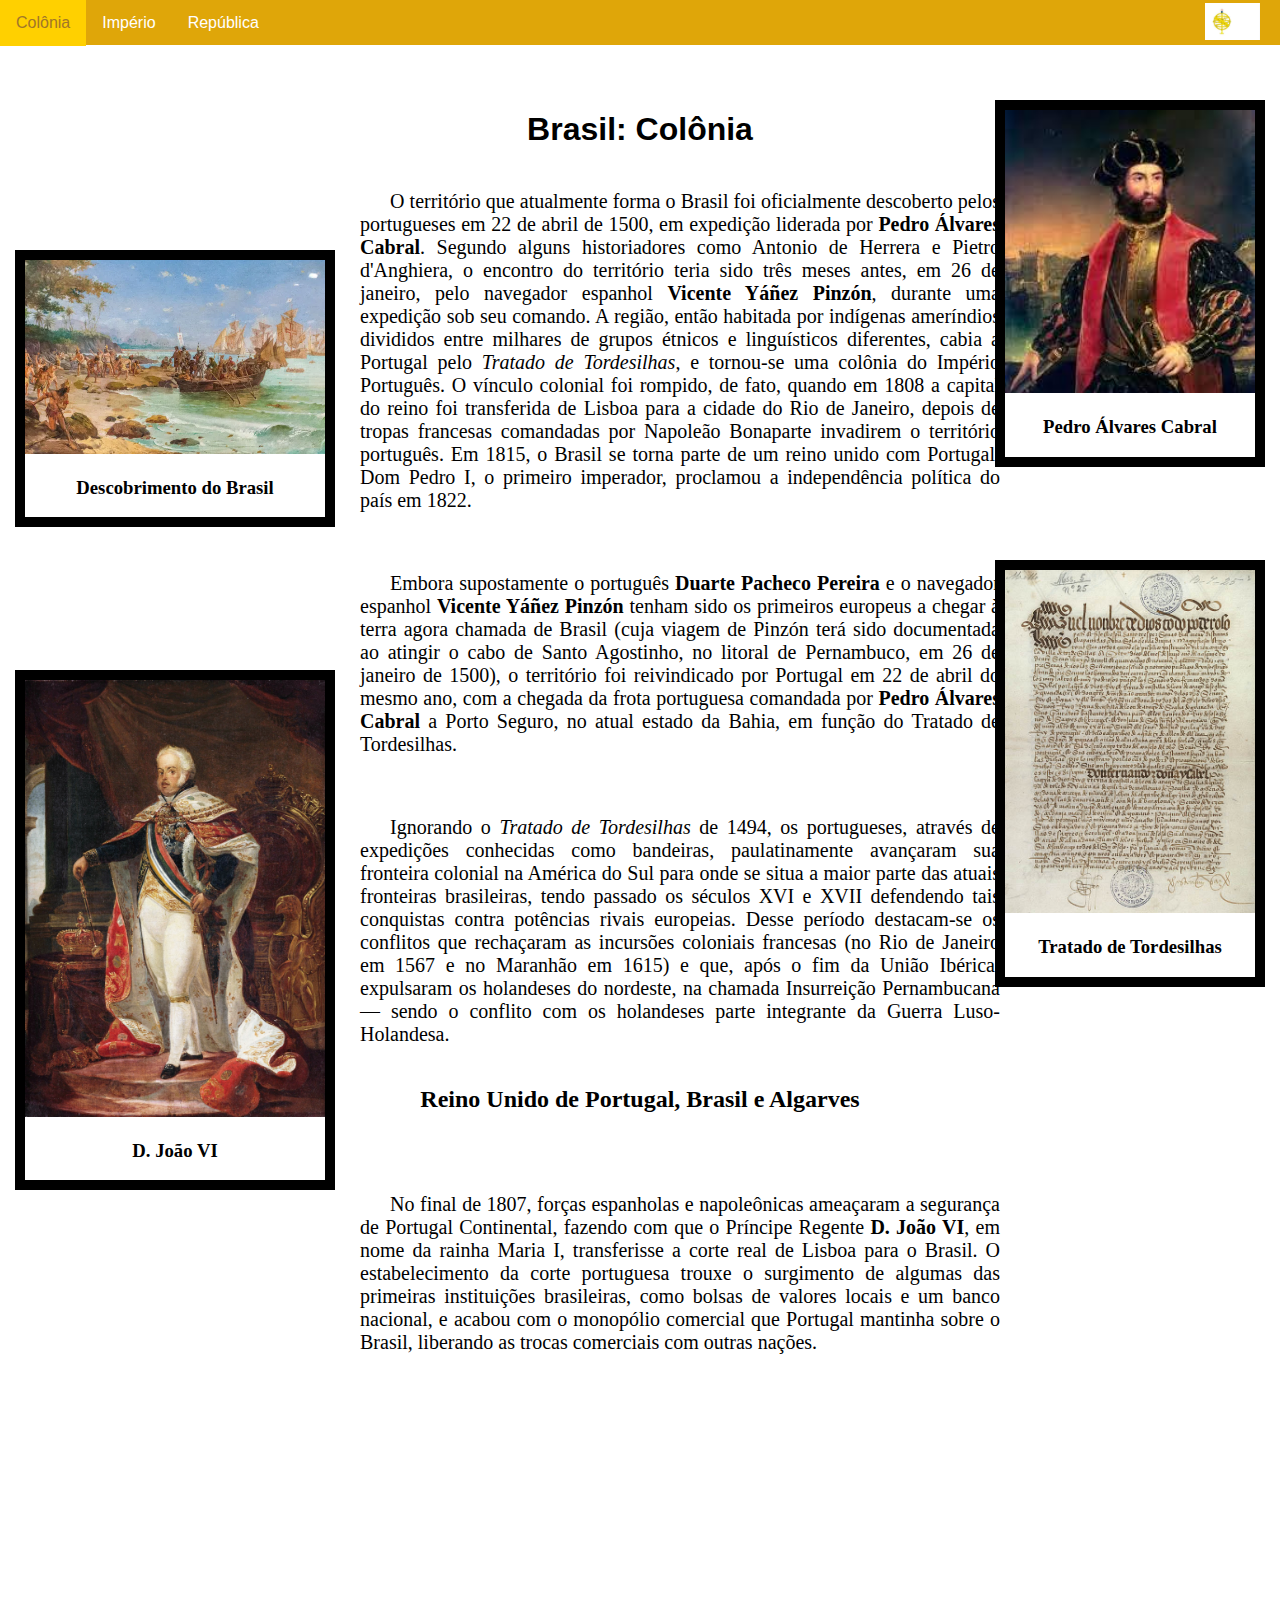
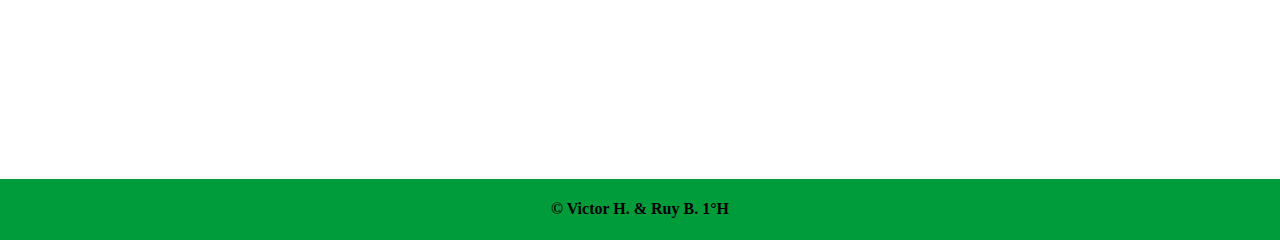
<file: index.html>
<!DOCTYPE html>
<html lang="pt-br" dir="ltr">
	<head>
		<meta charset="utf-8">
		<title>Brasil: Colônia</title>
		<link rel="icon" href="esfera.png">
		<link rel="stylesheet" href="estilo.css">
	</head>
	<body>
		<header>
			<div class="menuPrincipal">
				<nav>
					<ul>
						<li><a href="index.html">Colônia</a></li>
						<li><a href="pagina01.html">Império</a></li>
						<li><a href="pagina02.html">República</a></li>
					</ul>
				</nav>
			</div>
	<div class="Armilar">
		<a href="https://pt.wikipedia.org/wiki/Esfera_armilar" target="_blank"><img id="armilar" src="armilar.jpeg" alt=""></a>
	</div>
		</header>
	<main>
	<a href="https://pt.wikipedia.org/wiki/Pedro_%C3%81lvares_Cabral" target="_blank">
		<div class="PedroA">
			<img id="PedroA" src="PedroA.jpeg" alt="Placa de Video">
			<h3>Pedro Álvares Cabral</h3>
		</div></a>
	<a href="https://pt.wikipedia.org/wiki/Descoberta_do_Brasil" target="_blank">
		<div class="Descobrimento">
			<img id="descobrimento" src="descobrimento.jpeg">
			<h3>Descobrimento do Brasil</h3>
		</div></a>
	<a href="https://pt.wikipedia.org/wiki/Tratado_de_Tordesilhas" target="_blank">
		<div class="Tratado">
			<img id="tratado" src="tratado.jpeg">
			<h3>Tratado de Tordesilhas</h3> 
		</div></a>
	<a href="https://pt.wikipedia.org/wiki/Jo%C3%A3o_VI_de_Portugal" target="_blank">
		<div class="Joao">
			<img id="joao" src="joao.jpeg">
			<h3>D. João VI</h3>
		</div></a>
		<h1>Brasil: Colônia</h1>
		<p style="font-size: 20px">O território que atualmente forma o Brasil foi oficialmente descoberto pelos portugueses em 22 de abril de 1500, em expedição liderada por <strong>Pedro Álvares Cabral</strong>. Segundo alguns historiadores como Antonio de Herrera e Pietro d'Anghiera, o encontro do território teria sido três meses antes, em 26 de janeiro, pelo navegador espanhol <strong>Vicente Yáñez Pinzón</strong>, durante uma expedição sob seu comando. A região, então habitada por indígenas ameríndios divididos entre milhares de grupos étnicos e linguísticos diferentes, cabia a Portugal pelo <em>Tratado de Tordesilhas</em>, e tornou-se uma colônia do Império Português. O vínculo colonial foi rompido, de fato, quando em 1808 a capital do reino foi transferida de Lisboa para a cidade do Rio de Janeiro, depois de tropas francesas comandadas por Napoleão Bonaparte invadirem o território português. Em 1815, o Brasil se torna parte de um reino unido com Portugal. Dom Pedro I, o primeiro imperador, proclamou a independência política do país em 1822.</p> 
		<p style="font-size: 20px">Embora supostamente o português <strong>Duarte Pacheco Pereira</strong> e o navegador espanhol <strong>Vicente Yáñez Pinzón</strong> tenham sido os primeiros europeus a chegar à terra agora chamada de Brasil (cuja viagem de Pinzón terá sido documentada ao atingir o cabo de Santo Agostinho, no litoral de Pernambuco, em 26 de janeiro de 1500), o território foi reivindicado por Portugal em 22 de abril do mesmo ano, com a chegada da frota portuguesa comandada por <strong>Pedro Álvares Cabral</strong> a Porto Seguro, no atual estado da Bahia, em função do Tratado de Tordesilhas.</p> 
		<p style="font-size: 20px">Ignorando o <em>Tratado de Tordesilhas</em> de 1494, os portugueses, através de expedições conhecidas como bandeiras, paulatinamente avançaram sua fronteira colonial na América do Sul para onde se situa a maior parte das atuais fronteiras brasileiras, tendo passado os séculos XVI e XVII defendendo tais conquistas contra potências rivais europeias. Desse período destacam-se os conflitos que rechaçaram as incursões coloniais francesas (no Rio de Janeiro em 1567 e no Maranhão em 1615) e que, após o fim da União Ibérica, expulsaram os holandeses do nordeste, na chamada Insurreição Pernambucana — sendo o conflito com os holandeses parte integrante da Guerra Luso-Holandesa.</p>
<h2>Reino Unido de Portugal, Brasil e Algarves</h2>
		<p style="font-size: 20px; class="algarves">No final de 1807, forças espanholas e napoleônicas ameaçaram a segurança de Portugal Continental, fazendo com que o Príncipe Regente <strong>D. João VI</strong>, em nome da rainha Maria I, transferisse a corte real de Lisboa para o Brasil. O estabelecimento da corte portuguesa trouxe o surgimento de algumas das primeiras instituições brasileiras, como bolsas de valores locais e um banco nacional, e acabou com o monopólio comercial que Portugal mantinha sobre o Brasil, liberando as trocas comerciais com outras nações.</p>
<div class="video1">
		<iframe width="560" height="315" src="https://www.youtube.com/embed/IIReUDezw-E" title="YouTube video player" frameborder="0" allow="accelerometer; autoplay; clipboard-write; encrypted-media; gyroscope; picture-in-picture" allowfullscreen></iframe>
	</div>
	</main>
<footer>
	<h4>&copy Victor H. & Ruy B. 1°H</h4>
</footer>
  </body>
</html>
</file>
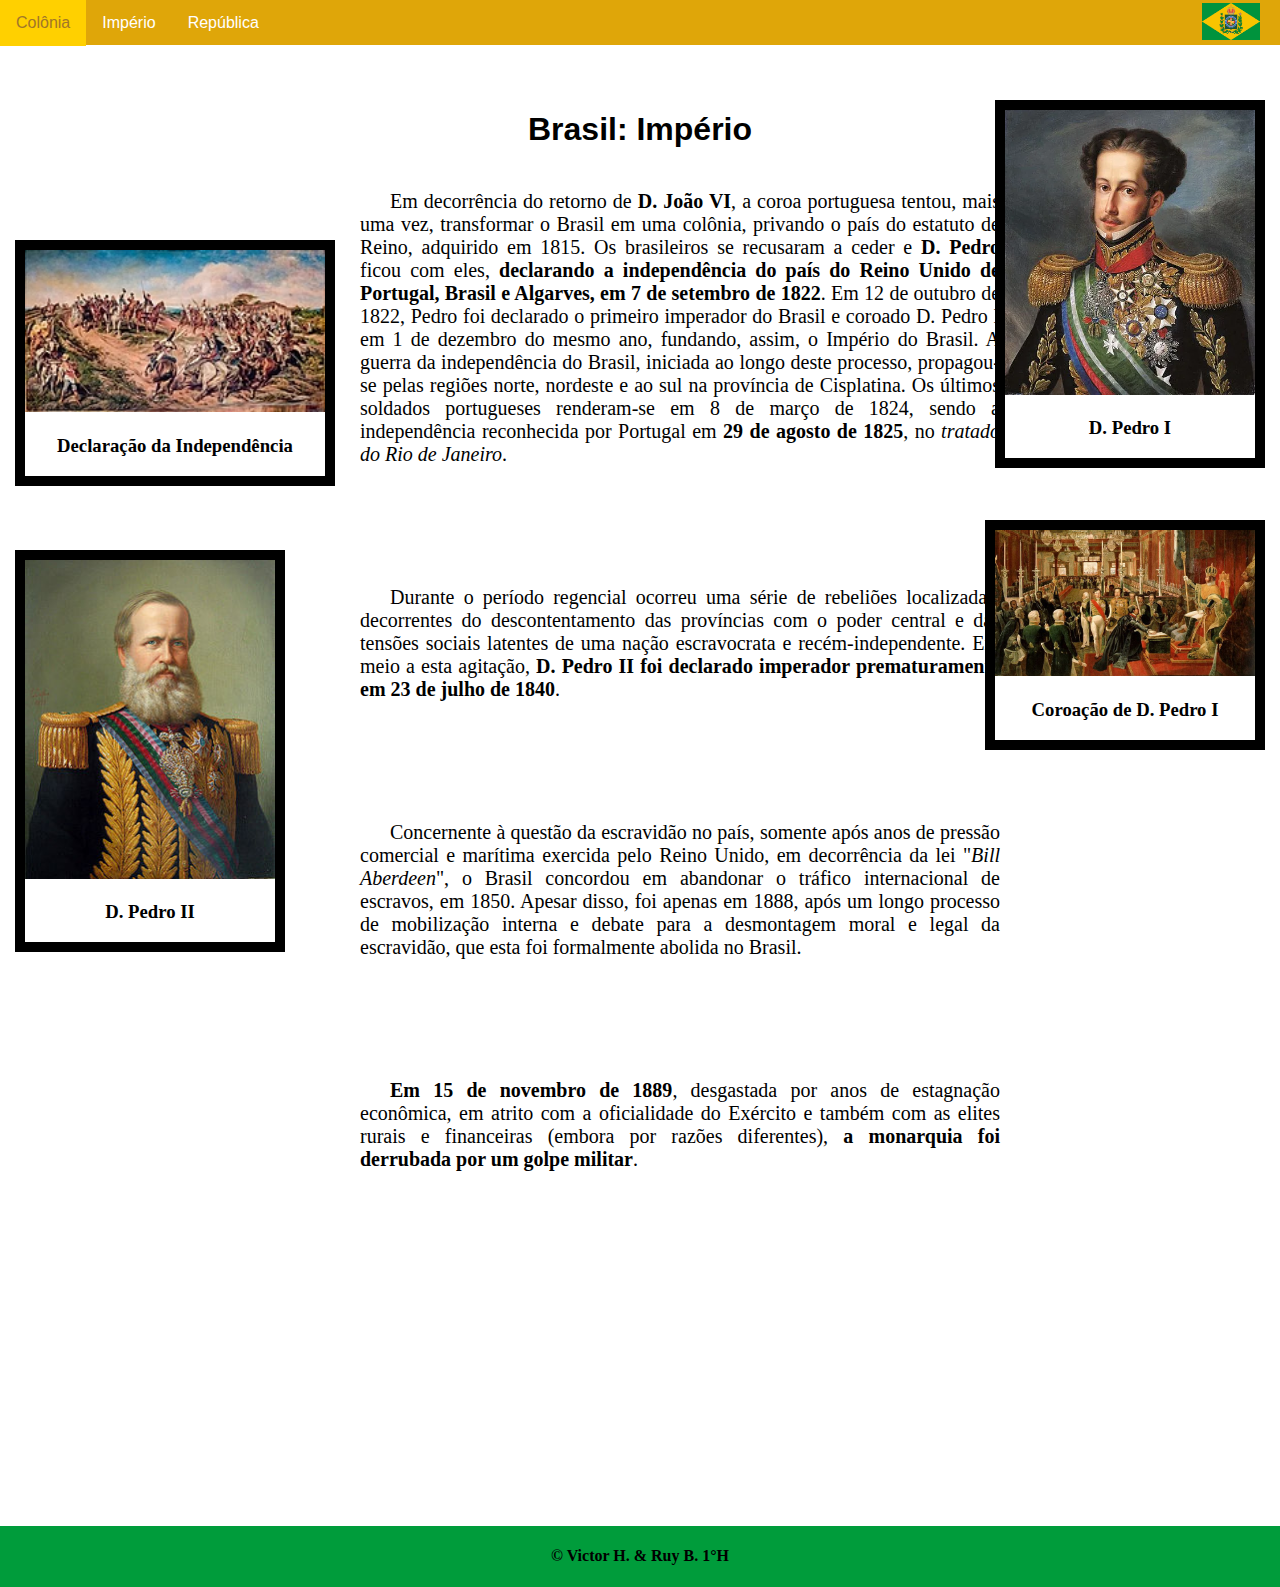
<file: pagina01.html>
<!DOCTYPE html>
<html lang="pt-br">
<head>
    <meta charset="UTF-8">
    <meta http-equiv="X-UA-Compatible" content="IE=edge">
    <meta name="viewport" content="width=device-width, initial-scale=1.0">
    <title>Brasil: Império</title>
    <link rel="stylesheet" href="estilo.css">
    <link rel="icon" href="imperio.png"
</head>
<body>
	<h1>Brasil: Império</h1>
<p style="font-size: 20px">Em decorrência do retorno de <strong>D. João VI</strong>, a coroa portuguesa tentou, mais uma vez, transformar o Brasil em uma colônia, privando o país do estatuto de Reino, adquirido em 1815. Os brasileiros se recusaram a ceder e <strong>D. Pedro</strong> ficou com eles, <strong>declarando a independência do país do Reino Unido de Portugal, Brasil e Algarves, em 7 de setembro de 1822</strong>. Em 12 de outubro de 1822, Pedro foi declarado o primeiro imperador do Brasil e coroado D. Pedro I em 1 de dezembro do mesmo ano, fundando, assim, o Império do Brasil.
A guerra da independência do Brasil, iniciada ao longo deste processo, propagou-se pelas regiões norte, nordeste e ao sul na província de Cisplatina. Os últimos soldados portugueses renderam-se em 8 de março de 1824, sendo a independência reconhecida por Portugal em <strong>29 de agosto de 1825</strong>, no <em>tratado do Rio de Janeiro</em>.</p>
	<p style="font-size: 20px">Durante o período regencial ocorreu uma série de rebeliões localizadas, decorrentes do descontentamento das províncias com o poder central e das tensões sociais latentes de uma nação escravocrata e recém-independente. Em meio a esta agitação, <strong>D. Pedro II foi declarado imperador prematuramente em 23 de julho de 1840</strong>.</p>
	<p style="font-size: 20px">Concernente à questão da escravidão no país, somente após anos de pressão comercial e marítima exercida pelo Reino Unido, em decorrência da lei "<em>Bill Aberdeen</em>", o Brasil concordou em abandonar o tráfico internacional de escravos, em 1850. Apesar disso, foi apenas em 1888, após um longo processo de mobilização interna e debate para a desmontagem moral e legal da escravidão, que esta foi formalmente abolida no Brasil.</p> 
	<p style="font-size: 20px"><strong>Em 15 de novembro de 1889</strong>, desgastada por anos de estagnação econômica, em atrito com a oficialidade do Exército e também com as elites rurais e financeiras (embora por razões diferentes), <strong>a monarquia foi derrubada por um golpe militar</strong>.</p>
<div class="menuPrincipal">
        <nav>
            <ul>
                <li><a href="index.html">Colônia</a></li>
                <li><a href="pagina01.html">Império</a></li>
                <li><a href="pagina02.html">República</a></li>
            </ul>
            </nav>
            </div>
	<div class="Imperio">
	<a href="https://www.bbc.com/portuguese/brasil-58464275" target="_blank"><img id="imperio" src="bandeira-imperio.png"></a>
	</div>
<a href="https://pt.wikipedia.org/wiki/Pedro_I_do_Brasil" target="_blank">
	<div class="pedroI">
	 <img id="pedroi" src="pedroi.jpeg">
		<h3>D. Pedro I</h3>
</div></a>
<a href="https://pt.wikipedia.org/wiki/Pedro_II_do_Brasil" target="_blank">
	<div class="pedroII">
	 <img id="pedroii" src="pedroii.jpeg">
		<h3>D. Pedro II</h3>
</div></a>
<a href="https://pt.wikipedia.org/wiki/Independ%C3%AAncia_do_Brasil" target="_blank">
	<div class="Independencia">
	 <img id="independencia" src="independencia.jpeg">
		<h3>Declaração da Independência</h3>
</div></a>
<a href="https://www.gov.br/mre/pt-br/assuntos/palacio-itamaraty/patrimonio-historico/a-coroacao-de-dom-pedro-i-pintada-por-debret" target="_blank">
	<div class="Coroacao">
	 <img id="coroacao" src="coroacao.jpeg">
		<h3>Coroação de D. Pedro I</h3>
</div></a>
<div class="video2">
<iframe width="560" height="315" src="https://www.youtube.com/embed/4CthQxp3h4c" title="YouTube video player" frameborder="0" allow="accelerometer; autoplay; clipboard-write; encrypted-media; gyroscope; picture-in-picture" allowfullscreen></iframe>
</div>	
<footer>
	<h4>&copy Victor H. & Ruy B. 1°H</h4>
	</footer>	
</body>
</html>
</file>
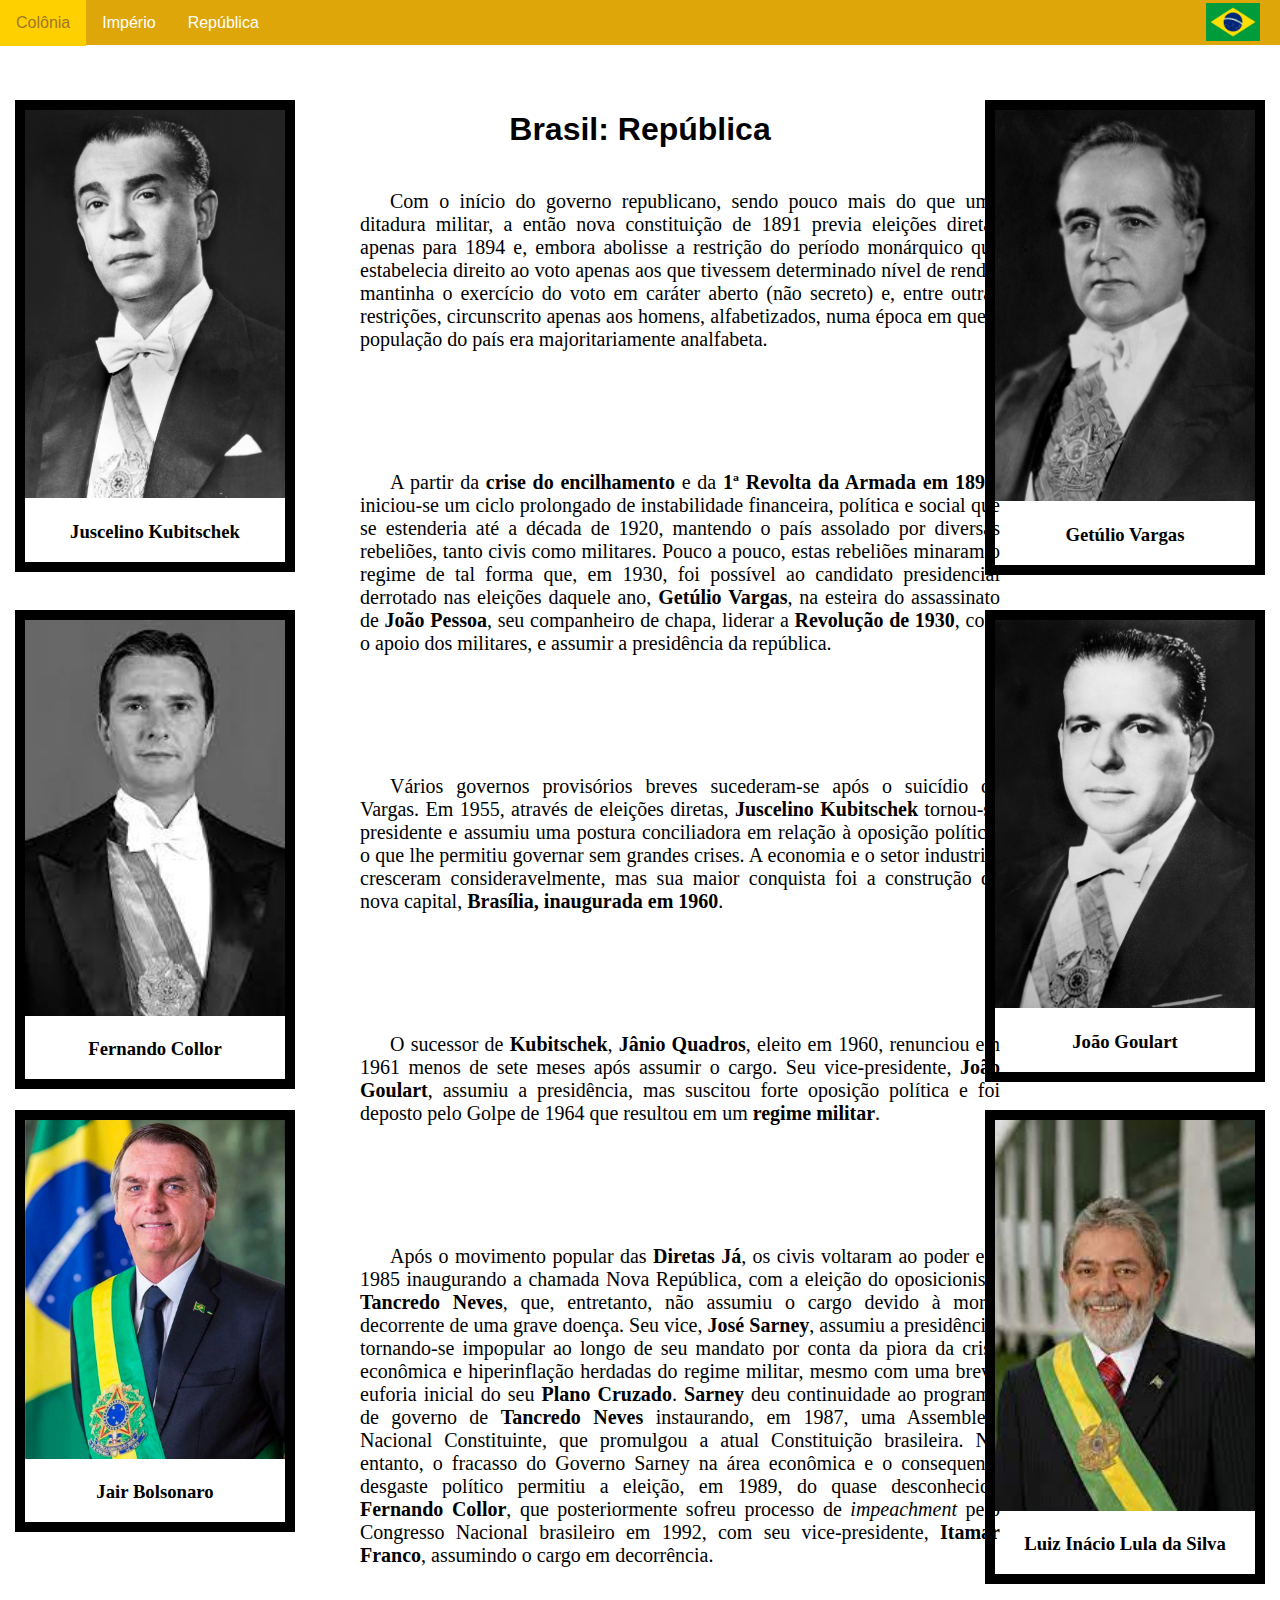
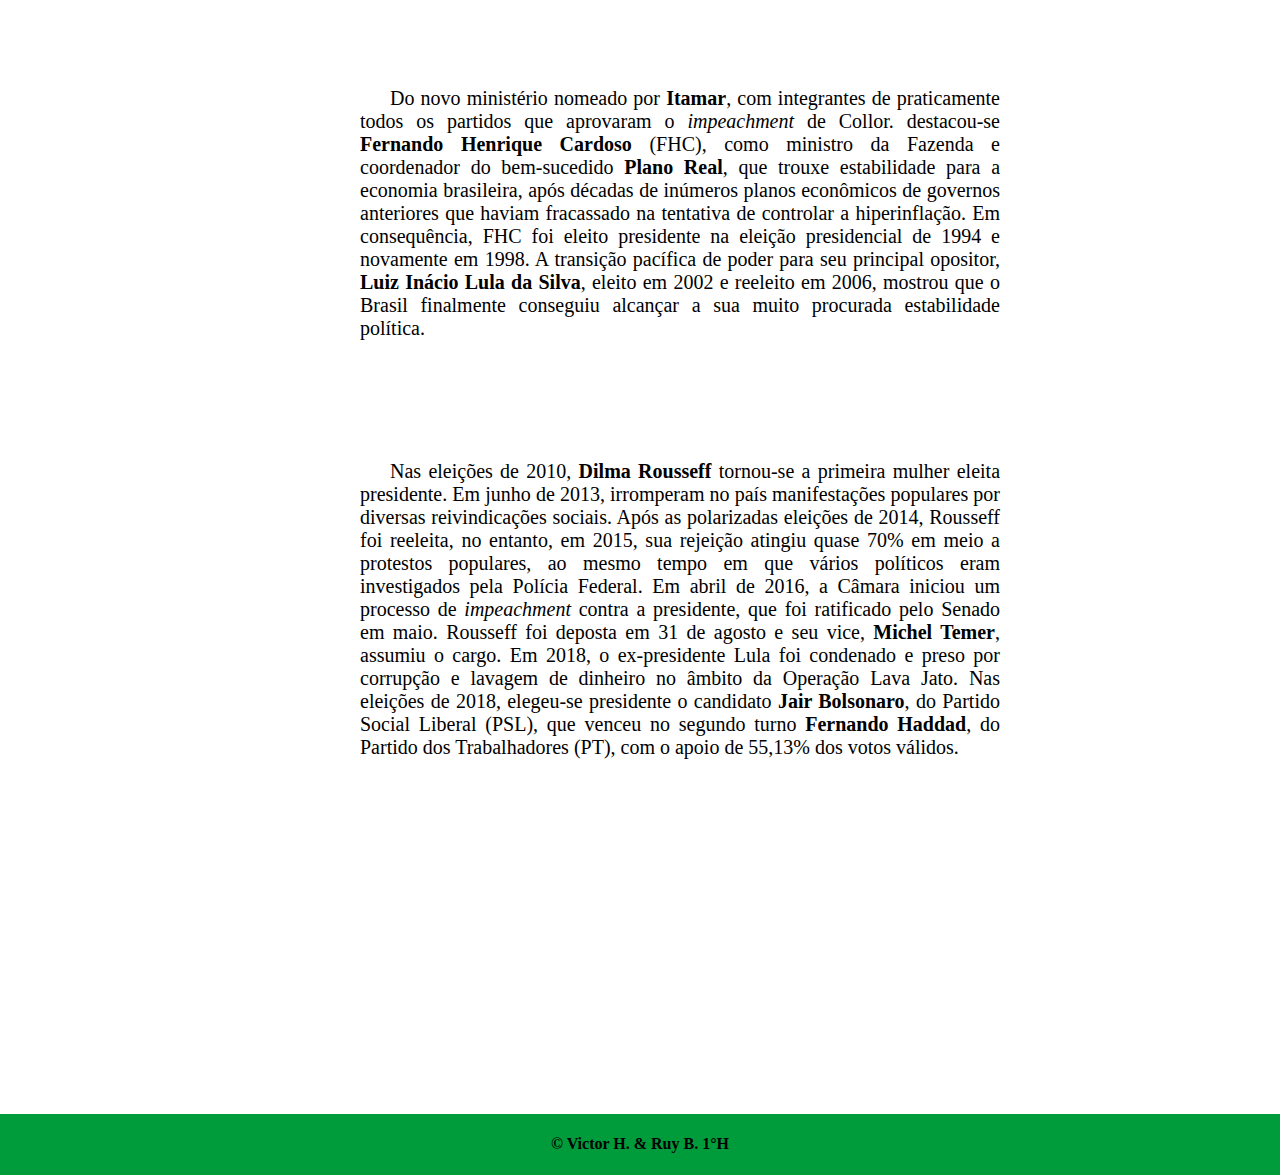
<file: pagina02.html>
<!DOCTYPE html>
<html lang="pt-br">
<head>
    <meta charset="UTF-8">
    <meta http-equiv="X-UA-Compatible" content="IE=edge">
    <meta name="viewport" content="width=device-width, initial-scale=1.0">
    <title>Brasil: República</title>
    <link rel="stylesheet" href="estilo.css">
    <link rel="icon" href="brasao.png">
</head>
<body>
	<h1>Brasil: República</h1>
<p style="font-size: 20px">Com o início do governo republicano, sendo pouco mais do que uma ditadura militar, a então nova constituição de 1891 previa eleições diretas apenas para 1894 e, embora abolisse a restrição do período monárquico que estabelecia direito ao voto apenas aos que tivessem determinado nível de renda, mantinha o exercício do voto em caráter aberto (não secreto) e, entre outras restrições, circunscrito apenas aos homens, alfabetizados, numa época em que a população do país era majoritariamente analfabeta.</p></div>
<p style="font-size: 20px">A partir da <strong>crise do encilhamento</strong> e da <strong>1ª Revolta da Armada em 1891</strong>, iniciou-se um ciclo prolongado de instabilidade financeira, política e social que se estenderia até a década de 1920, mantendo o país assolado por diversas rebeliões, tanto civis como militares. Pouco a pouco, estas rebeliões minaram o regime de tal forma que, em 1930, foi possível ao candidato presidencial derrotado nas eleições daquele ano, <strong>Getúlio Vargas</strong>, na esteira do assassinato de <strong>João Pessoa</strong>, seu companheiro de chapa, liderar a <strong>Revolução de 1930</strong>, com o apoio dos militares, e assumir a presidência da república.</p></div>   
<p style="font-size: 20px">Vários governos provisórios breves sucederam-se após o suicídio de Vargas. Em 1955, através de eleições diretas, <strong>Juscelino Kubitschek</strong> tornou-se presidente e assumiu uma postura conciliadora em relação à oposição política, o que lhe permitiu governar sem grandes crises. A economia e o setor industrial cresceram consideravelmente, mas sua maior conquista foi a construção da nova capital, <strong>Brasília, inaugurada em 1960</strong>.</p></div>
<p style="font-size: 20px">O sucessor de <strong>Kubitschek</strong>, <strong>Jânio Quadros</strong>, eleito em 1960, renunciou em 1961 menos de sete meses após assumir o cargo. Seu vice-presidente, <strong>João Goulart</strong>, assumiu a presidência, mas suscitou forte oposição política e foi deposto pelo Golpe de 1964 que resultou em um <strong>regime militar</strong>.</p></div>
<p style="font-size: 20px">Após o movimento popular das <strong>Diretas Já</strong>, os civis voltaram ao poder em 1985 inaugurando a chamada Nova República, com a eleição do oposicionista <strong>Tancredo Neves</strong>, que, entretanto, não assumiu o cargo devido à morte decorrente de uma grave doença. Seu vice, <strong>José Sarney</strong>, assumiu a presidência, tornando-se impopular ao longo de seu mandato por conta da piora da crise econômica e hiperinflação herdadas do regime militar, mesmo com uma breve euforia inicial do seu <strong>Plano Cruzado</strong>. <strong>Sarney</strong> deu continuidade ao programa de governo de <strong>Tancredo Neves</strong> instaurando, em 1987, uma Assembleia Nacional Constituinte, que promulgou a atual Constituição brasileira. No entanto, o fracasso do Governo Sarney na área econômica e o consequente desgaste político permitiu a eleição, em 1989, do quase desconhecido <strong>Fernando Collor</strong>, que posteriormente sofreu processo de <em>impeachment</em> pelo Congresso Nacional brasileiro em 1992, com seu vice-presidente, <strong>Itamar Franco</strong>, assumindo o cargo em decorrência.
<p style="font-size: 20px">Do novo ministério nomeado por <strong>Itamar</strong>, com integrantes de praticamente todos os partidos que aprovaram o <em>impeachment</em> de Collor. destacou-se <strong>Fernando Henrique Cardoso</strong> (FHC), como ministro da Fazenda e coordenador do bem-sucedido <strong>Plano Real</strong>, que trouxe estabilidade para a economia brasileira, após décadas de inúmeros planos econômicos de governos anteriores que haviam fracassado na tentativa de controlar a hiperinflação. Em consequência, FHC foi eleito presidente na eleição presidencial de 1994 e novamente em 1998. A transição pacífica de poder para seu principal opositor, <strong>Luiz Inácio Lula da Silva</strong>, eleito em 2002 e reeleito em 2006, mostrou que o Brasil finalmente conseguiu alcançar a sua muito procurada estabilidade política.
<p style="font-size: 20px">Nas eleições de 2010, <strong>Dilma Rousseff</strong> tornou-se a primeira mulher eleita presidente. Em junho de 2013, irromperam no país manifestações populares por diversas reivindicações sociais. Após as polarizadas eleições de 2014, Rousseff foi reeleita, no entanto, em 2015, sua rejeição atingiu quase 70% em meio a protestos populares, ao mesmo tempo em que vários políticos eram investigados pela Polícia Federal. Em abril de 2016, a Câmara iniciou um processo de <em>impeachment</em> contra a presidente, que foi ratificado pelo Senado em maio. Rousseff foi deposta em 31 de agosto e seu vice, <strong>Michel Temer</strong>, assumiu o cargo. Em 2018, o ex-presidente Lula foi condenado e preso por corrupção e lavagem de dinheiro no âmbito da Operação Lava Jato. Nas eleições de 2018, elegeu-se presidente o candidato <strong>Jair Bolsonaro</strong>, do Partido Social Liberal (PSL), que venceu no segundo turno <strong>Fernando Haddad</strong>, do Partido dos Trabalhadores (PT), com o apoio de 55,13% dos votos válidos.
<div class="menuPrincipal">
        <nav>
            <ul>
            <li><a href="index.html">Colônia</a></li>
            <li><a href="pagina01.html">Império</a></li>
            <li><a href="pagina02.html">República</a></li>
            </ul>
        </nav>
    </div>
     <div class="Republica">
	<a href="https://pt.wikipedia.org/wiki/Bandeira_do_Brasil" target="_blank"><img id="republica" src="bandeira-republica.png"></a>
	</div>
<a href="https://pt.wikipedia.org/wiki/Get%C3%BAlio_Vargas" target="_blank">
	<div class="Getulio">
	<img id="getulio" src="getulio.jpeg">
		<h3>Getúlio Vargas</h3>
	</div></a>
<a href="https://pt.wikipedia.org/wiki/Juscelino_Kubitschek" target="_blank">
	<div class="Juscelino">
	<img id="juscelino" src="juscelino.jpeg">
		<h3>Juscelino Kubitschek</h3>
	</div></a>
<a href="https://pt.wikipedia.org/wiki/Jo%C3%A3o_Goulart" target="_blank">
	<div class="Jango">
	<img id="jango" src="jango.jpeg">
		<h3>João Goulart</h3>
	</div></a>
<a href="https://pt.wikipedia.org/wiki/Fernando_Collor" target="_blank">
	<div class="Collor">
	<img id="collor" src="collor.jpeg">
		<h3>Fernando Collor</h3>
	</div></a>
<a href="https://pt.wikipedia.org/wiki/Luiz_In%C3%A1cio_Lula_da_Silva" target="_blank">
	<div class="Lula">
	<img id="lula" src="lula.jpeg">
		<h3>Luiz Inácio Lula da Silva</h3>
	</div></a>
<a href="https://pt.wikipedia.org/wiki/Jair_Bolsonaro" target="_blank">
	<div class="Bolsonaro">
	<img id="Bolsonaro" src="Bolsonaro.jpeg">
		<h3>Jair Bolsonaro</h3>
	</div></a>
	<div class="video3">
	<iframe width="560" height="315" src="https://www.youtube.com/embed/8JcbiCwfO1E" title="YouTube video player" frameborder="0" allow="accelerometer; autoplay; clipboard-write; encrypted-media; gyroscope; picture-in-picture" allowfullscreen></iframe>
	</div>
	<footer>
	<h4>&copy Victor H. & Ruy B. 1°H</h4>
	</footer>
</body>
</html>
</file>
<file: estilo.css>
html,body {
    height: 100%; 
    padding: 0;
    margin: 0;
}

body {
   display: -webkit-flex;
   display: flex;
   -webkit-flex-direction: column;
   flex-direction: column;
   width: 100%;
   height: 100%;
}
h1 { 
   position: absolute;
	top: 90px;
	text-align: center;
   width: 100%;
   height: 45px;
   font-family: 'Lucida Sans', 'Lucida Sans Regular', 'Lucida Grande', 'Lucida Sans Unicode', Geneva, Verdana, sans-serif;
}
h2 {
position: relative;
	top: 110px;
	text-align: center;
   width: auto;
   height: auto;
   font-family: 'Lucida Sans';
}
h4 {
   font-family: 'Felix Titling';
}
 p{
text-indent: 1.5em; 
margin: 60px;
 position: relative;
 top: 130px;
	left: 300px;
        width: 50%;
        height: auto;
	font-family:'Lucida Sans';
	text-align: justify;
}
.algarves {
text-indent: 1.5em; 
margin: 60px;
 position: relative;
 top: 130px;
	left: 300px;
        width: 50%;
        height: auto;
	font-family:'Lucida Sans';
	text-align: justify;
}
.menuPrincipal {
   position: absolute;
   top: 0;
   left: 0;
   width: 100%;
   height: 45px;
   background: rgb(223, 166, 9);
   font-family: 'Lucida Sans', 'Lucida Sans Regular', 'Lucida Grande', 'Lucida Sans Unicode', Geneva, Verdana, sans-serif;
}
nav ul {
   list-style-type: none;
   margin: 0;
   padding: 0;
   overflow: 0;
}
li {
  float: left;
}
li a {
  display: block;
  color: rgb(255, 255, 255);
  text-align: center;
  padding: 14px 16px;
  text-decoration: none;
}
li a:hover {
   color: rgb(161, 119, 41);
   background: rgb(255, 208, 0);
}
#armilar {
   width: 100%;
}
#imperio {
   width: 100%;
}
#republica {
   width: 100%;
}
#PedroA {
   width: 100%;
}
#descobrimento {
  width: 100%
}
#tratado {
  width: 100%
}
#joao {
  width: 100%
}
#pedroi {
  width: 100%
}
#pedroii {
  width: 100%
}
#independencia {
  width: 100%
}
#coroacao {
  width: 100%
}
#getulio {
  width: 100%
}
#juscelino {
  width: 100%
}
#jango {
  width: 100%
}
#collor {
  width: 100%
}
#lula {
  width: 100%
}
#Bolsonaro {
  width: 100%
}
.Armilar {
    position: absolute;
    top: 3px;
    right: 20px;
    width: 55px;
    height: 55px;
}
.Imperio {
position: absolute;
    top: 3px;
    right: 20px;
    width: 58px;
    height: 55px;
}
.Republica {
    position: absolute;
    top: 3px;
    right: 20px;
    width: 54px;
    height: 55px;
}
.PedroA {
position: absolute;
    top: 100px;
    right: 15px;
    width: 250px;
    height: auto;
    text-align: center;
    border-width: 10px;
    border-style: solid;
    border-color: black;
}
.Descobrimento {
position: absolute;
    top: 250px;
    left: 15px;
    width: 300px;
    height: auto;
    text-align: center;
    border-width: 10px;
    border-style: solid;
    border-color: black;
}
.Tratado {
position: absolute;
    top: 560px;
    right: 15px;
    width: 250px;
    height: auto;
    text-align: center;
    border-width: 10px;
    border-style: solid;
    border-color: black;
}
.Joao {
position: absolute;
    top: 670px;
    left: 15px;
    width: 300px;
    height: auto;
    text-align: center;
    border-width: 10px;
    border-style: solid;
    border-color: black;
}
.pedroI {
position: absolute;
    top: 100px;
    right: 15px;
    width: 250px;
    height: auto;
    text-align: center;
    border-width: 10px;
    border-style: solid;
    border-color: black;
}
.pedroII {
position: absolute;
    top: 550px;
    left: 15px;
    width: 250px;
    height: auto;
    text-align: center;
    border-width: 10px;
    border-style: solid;
    border-color: black;
}
.Independencia {
position: absolute;
    top: 240px;
    left: 15px;
    width: 300px;
    height: auto;
    text-align: center;
    border-width: 10px;
    border-style: solid;
    border-color: black;
}
.Coroacao {
position: absolute;
    top: 520px;
    right: 15px;
    width: 260px;
    height: auto;
    text-align: center;
    border-width: 10px;
    border-style: solid;
    border-color: black;
}
.Getulio {
position: absolute;
    top: 100px;
    right: 15px;
    width: 260px;
    height: auto;
    text-align: center;
    border-width: 10px;
    border-style: solid;
    border-color: black;
}
.Juscelino {
position: absolute;
    top: 100px;
    left: 15px;
    width: 260px;
    height: auto;
    text-align: center;
    border-width: 10px;
    border-style: solid;
    border-color: black;
}
.Jango {
position: absolute;
    top: 610px;
    right: 15px;
    width: 260px;
    height: auto;
    text-align: center;
    border-width: 10px;
    border-style: solid;
    border-color: black;
}
.Collor {
position: absolute;
    top: 610px;
    left: 15px;
    width: 260px;
    height: auto;
    text-align: center;
    border-width: 10px;
    border-style: solid;
    border-color: black;
}
.Bolsonaro {
position: absolute;
    top: 1110px;
    left: 15px;
    width: 260px;
    height: auto;
    text-align: center;
    border-width: 10px;
    border-style: solid;
    border-color: black;
}
.Lula {
position: absolute;
    top: 1110px;
    right: 15px;
    width: 260px;
    height: auto;
    text-align: center;
    border-width: 10px;
    border-style: solid;
    border-color: black;
}
.video1{
  margin-top: 220px;
  margin-bottom: 20px;
  position: relative;
  display: flex;
  justify-content: center;
 }
.video2{
  margin-top: 90px;
  margin-bottom: 20px;
  position: relative;
  display: flex;
  justify-content: center;
 }
.video3{
  margin-top: 90px;
  margin-bottom: 20px;
  position: relative;
  display: flex;
  justify-content: center;
 }
.PedroA:hover{
color: #002776;
text-decoration: none;
border-color: #002776;
}
.Descobrimento:hover{
color: #002776;
text-decoration: none;
border-color: #002776;
}
.Joao:hover{
color: #002776;
text-decoration: none;
border-color: #002776;
}
.Tratado:hover{
color: #002776;
text-decoration: none;
border-color: #002776;
}
.pedroI:hover{
color: #002776;
text-decoration: none;
border-color: #002776;
}
.pedroII:hover{
color: #002776;
text-decoration: none;
border-color: #002776;
}
.Independencia:hover{
color: #002776;
text-decoration: none;
border-color: #002776;
}
.Coroacao:hover{
color: #002776;
text-decoration: none;
border-color: #002776;
}
.Getulio:hover{
color: #002776;
text-decoration: none;
border-color: #002776;
}
.Juscelino:hover{
color: #002776;
text-decoration: none;
border-color: #002776;
}
.Collor:hover{
color: #002776;
text-decoration: none;
border-color: #002776;
}
.Jango:hover{
color: #002776;
text-decoration: none;
border-color: #002776;
}
.Bolsonaro:hover{
color: #002776;
text-decoration: none;
border-color: #002776;
}
.Lula:hover{
color: #002776;
text-decoration: none;
border-color: #002776;
}
a, h3:link{
color: black;
text-decoration: none;
}
a, h3:visited{
color: black;
text-decoration: none;
}
 footer {
background: #009c3b;
text-align: center;
}
</file>
